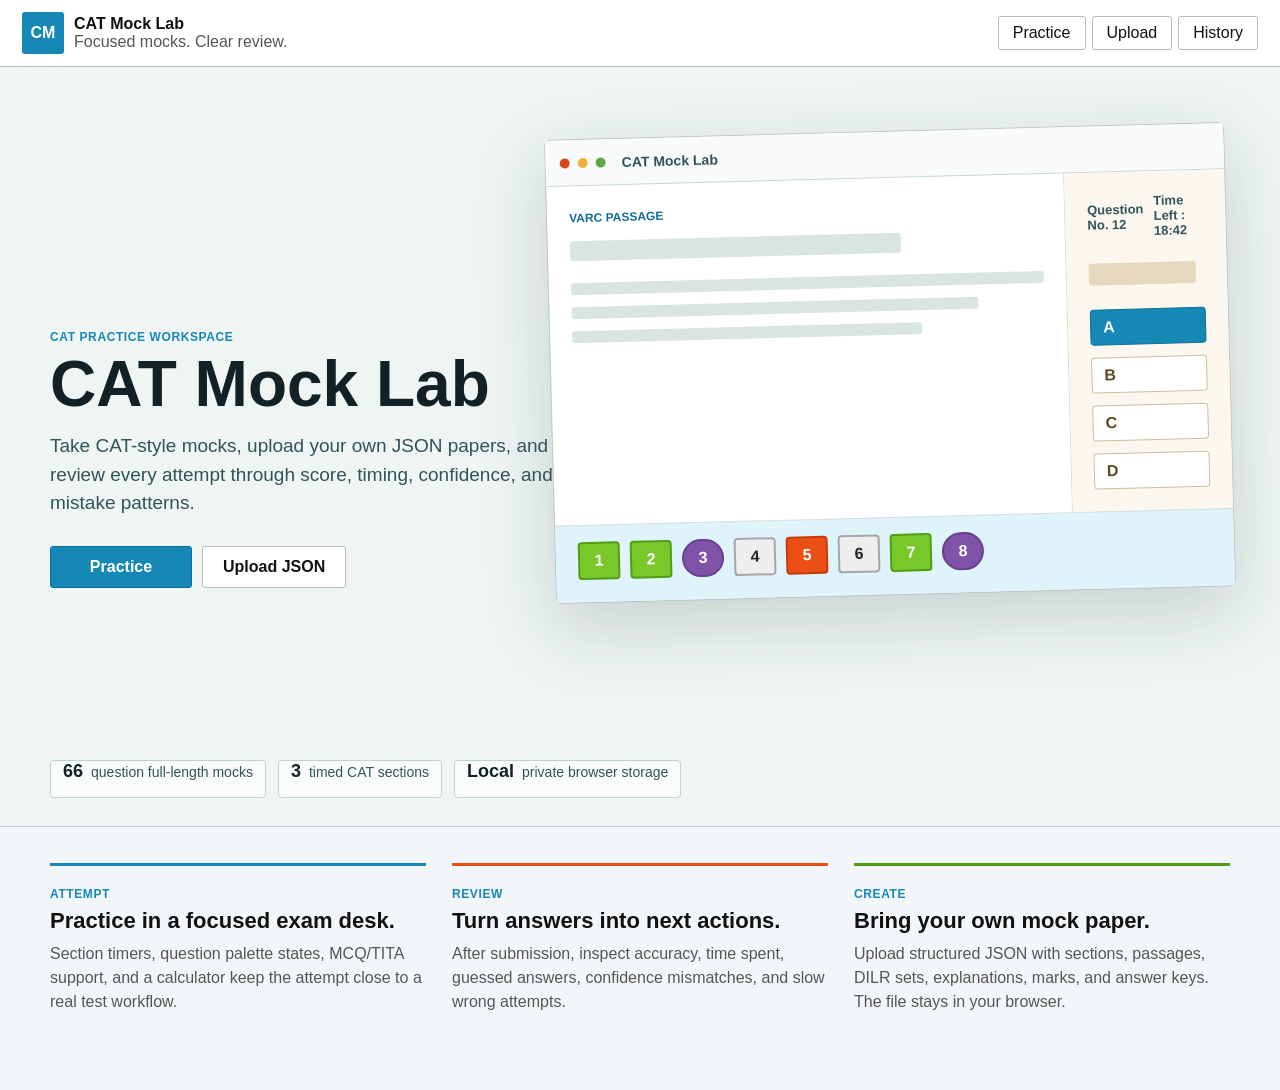
<file: index.html>
<!doctype html>
<html lang="en">
  <head>
    <meta charset="utf-8" />
    <meta name="viewport" content="width=device-width, initial-scale=1" />
    <title>CAT Mock Lab</title>
    <link rel="stylesheet" href="./Mocktest/styles.css" />
  </head>
  <body>
    <div class="app-shell">
      <header class="topbar">
        <div class="brand">
          <div class="brand-mark">CM</div>
          <div>
            <strong>CAT Mock Lab</strong>
            <span>Focused mocks. Clear review.</span>
          </div>
        </div>

        <nav class="nav-list" aria-label="Primary">
          <button class="nav-item" data-view="dashboard">Practice</button>
          <button class="nav-item" data-view="upload">Upload</button>
          <button class="nav-item" data-view="history">History</button>
        </nav>
      </header>

      <main class="main">
        <section class="view active" id="landing-view">
          <div class="landing-hero">
            <div class="landing-visual" aria-hidden="true">
              <div class="mock-window">
                <div class="mock-toolbar">
                  <span></span>
                  <span></span>
                  <span></span>
                  <strong>CAT Mock Lab</strong>
                </div>
                <div class="mock-test-shell">
                  <div class="mock-passage">
                    <span class="mock-kicker">VARC Passage</span>
                    <b></b>
                    <p></p>
                    <p></p>
                    <p></p>
                  </div>
                  <div class="mock-question">
                    <div class="mock-meta">
                      <strong>Question No. 12</strong>
                      <span>Time Left : 18:42</span>
                    </div>
                    <h2></h2>
                    <ul>
                      <li class="selected">A</li>
                      <li>B</li>
                      <li>C</li>
                      <li>D</li>
                    </ul>
                  </div>
                  <div class="mock-palette">
                    <span class="answered">1</span>
                    <span class="answered">2</span>
                    <span class="review">3</span>
                    <span>4</span>
                    <span class="current">5</span>
                    <span>6</span>
                    <span class="answered">7</span>
                    <span class="review">8</span>
                  </div>
                </div>
              </div>
            </div>

            <div class="landing-copy">
              <span class="eyebrow">CAT practice workspace</span>
              <h1>CAT Mock Lab</h1>
              <p>Take CAT-style mocks, upload your own JSON papers, and review every attempt through score, timing, confidence, and mistake patterns.</p>
              <div class="landing-actions">
                <button class="primary-action" data-view-target="dashboard">Practice</button>
                <button class="secondary-action" data-view-target="upload">Upload JSON</button>
              </div>
            </div>

            <div class="landing-stats" aria-label="Product highlights">
              <span><strong>66</strong> question full-length mocks</span>
              <span><strong>3</strong> timed CAT sections</span>
              <span><strong>Local</strong> private browser storage</span>
            </div>
          </div>

          <div class="landing-proof">
            <section>
              <span class="eyebrow">Attempt</span>
              <h2>Practice in a focused exam desk.</h2>
              <p>Section timers, question palette states, MCQ/TITA support, and a calculator keep the attempt close to a real test workflow.</p>
            </section>
            <section>
              <span class="eyebrow">Review</span>
              <h2>Turn answers into next actions.</h2>
              <p>After submission, inspect accuracy, time spent, guessed answers, confidence mismatches, and slow wrong attempts.</p>
            </section>
            <section>
              <span class="eyebrow">Create</span>
              <h2>Bring your own mock paper.</h2>
              <p>Upload structured JSON with sections, passages, DILR sets, explanations, marks, and answer keys. The file stays in your browser.</p>
            </section>
          </div>
        </section>

        <section class="view" id="dashboard-view">
          <div class="page-header">
            <div>
              <span class="eyebrow">Practice desk</span>
              <h1>Start fast. Stay focused. Review honestly.</h1>
              <p>Pick one mock, answer without distractions, then review score, timing, confidence, and mistakes in one place.</p>
            </div>
            <button class="secondary-action" data-view-target="upload">Upload JSON</button>
          </div>

          <div class="metrics-grid">
            <article class="metric-card">
              <span>Attempts</span>
              <strong id="metric-attempts">0</strong>
            </article>
            <article class="metric-card">
              <span>Best score</span>
              <strong id="metric-best">0</strong>
            </article>
            <article class="metric-card">
              <span>Avg time/question</span>
              <strong id="metric-time">0s</strong>
            </article>
            <article class="metric-card">
              <span>Confidence used</span>
              <strong id="metric-confidence">0%</strong>
            </article>
          </div>

          <div class="focus-grid">
            <section class="content-band">
              <div class="section-heading">
                <div>
                  <span class="eyebrow">Next action</span>
                  <h2>Take the sample mock</h2>
                </div>
              </div>
              <div id="featured-test" class="test-list"></div>
            </section>

            <section class="content-band quiet-band">
              <div class="section-heading">
                <div>
                  <span class="eyebrow">Workflow</span>
                  <h2>Simple loop</h2>
                </div>
              </div>
              <ol class="focus-steps">
                <li><strong>Attempt</strong><span>Use section timers and mark only what needs review.</span></li>
                <li><strong>Reflect</strong><span>Check accuracy, time, and confidence mismatches.</span></li>
                <li><strong>Repeat</strong><span>Upload a tighter custom set for the next session.</span></li>
              </ol>
            </section>
          </div>
        </section>

        <section class="view" id="library-view">
          <div class="page-header compact">
            <div>
              <span class="eyebrow">Available mocks</span>
              <h1>Choose one test.</h1>
            </div>
          </div>
          <div id="sample-tests" class="test-grid"></div>
        </section>

        <section class="view" id="upload-view">
          <div class="page-header compact">
            <div>
              <span class="eyebrow">Custom practice</span>
              <h1>Upload a complete JSON mock.</h1>
              <p>Use a focused file with sections, questions, answers, marks, and timers. The file stays in this browser.</p>
            </div>
          </div>

          <div class="upload-layout">
            <label class="upload-drop">
              <input id="json-upload" type="file" accept="application/json,.json" />
              <span class="upload-icon">JSON</span>
              <strong>Choose file</strong>
              <small>Validation appears before the test can start.</small>
            </label>
            <div class="section-heading">
              <h2>Validation</h2>
              <button id="load-template" class="ghost-action">Show sample format</button>
            </div>
            <div id="validation-output" class="validation-output empty-state">No file selected yet.</div>
          </div>
        </section>

        <section class="view" id="history-view">
          <div class="page-header compact">
            <div>
              <span class="eyebrow">Past attempts</span>
              <h1>Review what happened.</h1>
            </div>
          </div>
          <div id="history-list" class="history-list"></div>
        </section>

        <section class="view test-mode cat-mode" id="attempt-view" aria-live="polite">
          <div class="cat-frame">
            <div class="cat-main">
              <div class="cat-topline">
                <div class="section-tabs" id="section-tabs"></div>
                <div class="top-tools">
                  <button id="calculator-toggle" class="tool-button" type="button">Calculator</button>
                  <div class="cat-help">?</div>
                </div>
              </div>

              <div class="cat-section-bar">
                <div>
                  <strong>Sections</strong>
                  <span class="section-chip active" id="section-name">VARC</span>
                </div>
                <div class="timer-cluster">
                  <span>Time Left :</span>
                  <strong id="section-timer">00:00</strong>
                  <small>Question: <b id="question-timer">0s</b></small>
                </div>
              </div>

              <div class="marks-strip" id="marks-line">Marks for correct answer: 3 | Negative Marks: 1</div>

              <div class="test-layout" id="test-layout">
                <section class="passage-panel" id="passage-panel">
                  <p class="instruction-copy" id="question-instruction"></p>
                  <h2 id="passage-title"></h2>
                  <div id="passage-text" class="passage-text"></div>
                </section>

                <section class="question-panel">
                  <div class="question-meta">
                    <strong id="question-position">Question No. 1</strong>
                    <span id="question-type">MCQ</span>
                  </div>
                  <h2 id="question-text"></h2>
                  <div id="option-list" class="option-list"></div>
                  <div id="tita-box" class="tita-box hidden">
                    <label for="tita-answer">Type in your answer</label>
                    <input id="tita-answer" type="text" inputmode="decimal" placeholder="Enter answer" />
                  </div>
                  <div id="confidence-panel" class="hidden">
                    <button id="clear-confidence" type="button">Clear confidence</button>
                    <div id="confidence-controls"></div>
                    <div id="confidence-total">Total: 0%</div>
                  </div>
                </section>
              </div>

              <div class="cat-footer">
                <div class="question-actions">
                  <button id="toggle-review" class="secondary-action">Mark for Review &amp; Next</button>
                  <button id="clear-response" class="secondary-action">Clear Response</button>
                  <button id="guess-toggle" class="secondary-action" type="button">Guess</button>
                </div>
                <button id="save-next" class="primary-action">Save &amp; Next</button>
              </div>
            </div>

            <aside class="palette-panel">
              <div class="status-grid">
                <span><b class="status-badge answered" id="answered-count">0</b>Answered</span>
                <span><b class="status-badge not-answered" id="not-answered-count">0</b>Not Answered</span>
                <span><b class="status-badge not-visited" id="not-visited-count">0</b>Not Visited</span>
                <span><b class="status-badge review" id="review-count">0</b>Marked for Review</span>
                <span class="wide"><b class="status-badge answered-review" id="answered-review-count">0</b>Answered &amp; Marked for Review</span>
              </div>
              <h2 id="palette-section-title">VARC</h2>
              <strong class="palette-title">Choose a Question</strong>
              <div id="question-palette" class="question-palette"></div>
              <div class="palette-actions">
                <button id="next-section" class="secondary-action">Next Section</button>
                <button id="submit-test" class="primary-action">Submit</button>
              </div>
            </aside>
          </div>

          <div id="calculator-panel" class="calculator-panel hidden" aria-label="On screen calculator">
            <div class="calculator-head">
              <strong>Calculator</strong>
              <button id="calculator-close" type="button" aria-label="Close calculator">x</button>
            </div>
            <input id="calculator-display" type="text" inputmode="decimal" aria-label="Calculator display" readonly />
            <div class="calculator-grid">
              <button type="button" data-calc="clear">C</button>
              <button type="button" data-calc="back">Del</button>
              <button type="button" data-calc="%">%</button>
              <button type="button" data-calc="/">/</button>
              <button type="button" data-calc="7">7</button>
              <button type="button" data-calc="8">8</button>
              <button type="button" data-calc="9">9</button>
              <button type="button" data-calc="*">*</button>
              <button type="button" data-calc="4">4</button>
              <button type="button" data-calc="5">5</button>
              <button type="button" data-calc="6">6</button>
              <button type="button" data-calc="-">-</button>
              <button type="button" data-calc="1">1</button>
              <button type="button" data-calc="2">2</button>
              <button type="button" data-calc="3">3</button>
              <button type="button" data-calc="+">+</button>
              <button type="button" data-calc="0">0</button>
              <button type="button" data-calc=".">.</button>
              <button type="button" data-calc="equals" class="calc-equals">=</button>
            </div>
          </div>
        </section>

        <section class="view" id="results-view">
          <div class="page-header compact">
            <div>
              <span class="eyebrow">Analysis</span>
              <h1 id="result-title">Result</h1>
              <p id="result-subtitle"></p>
            </div>
            <div class="report-actions">
              <button id="download-report" class="secondary-action">Download JSON</button>
              <button id="download-pdf" class="primary-action">Generate PDF</button>
            </div>
          </div>
          <div id="result-summary" class="metrics-grid"></div>
          <div class="result-filters" id="result-filters">
            <label>
              <span>Subject</span>
              <select id="subject-filter"></select>
            </label>
            <label>
              <span>Correctness</span>
              <select id="correctness-filter">
                <option value="all">All</option>
                <option value="correct">Correct</option>
                <option value="incorrect">Incorrect</option>
                <option value="unattempted">Unattempted</option>
              </select>
            </label>
            <label>
              <span>Insight</span>
              <select id="insight-filter">
                <option value="all">All questions</option>
                <option value="confident">Confident attempts</option>
                <option value="guessed">Guessed attempts</option>
                <option value="high-guess">70%+ guesses</option>
                <option value="unmarked-guess">Unmarked likely guesses</option>
                <option value="mismatch">Highest % mismatch</option>
                <option value="slow-wrong">Slow wrong answers</option>
              </select>
            </label>
            <button id="clear-result-filters" class="secondary-action" type="button">Clear filters</button>
          </div>
          <div class="analysis-layout">
            <section class="content-band">
              <div class="section-heading">
                <h2>Question review</h2>
              </div>
              <div id="question-review" class="review-list"></div>
            </section>
            <aside class="insight-panel">
              <h2>Insights</h2>
              <div id="insight-list"></div>
            </aside>
          </div>
        </section>
      </main>
    </div>

    <div id="toast" class="toast hidden"></div>
    <script src="./Mocktest/app.js"></script>
  </body>
</html>
</file>
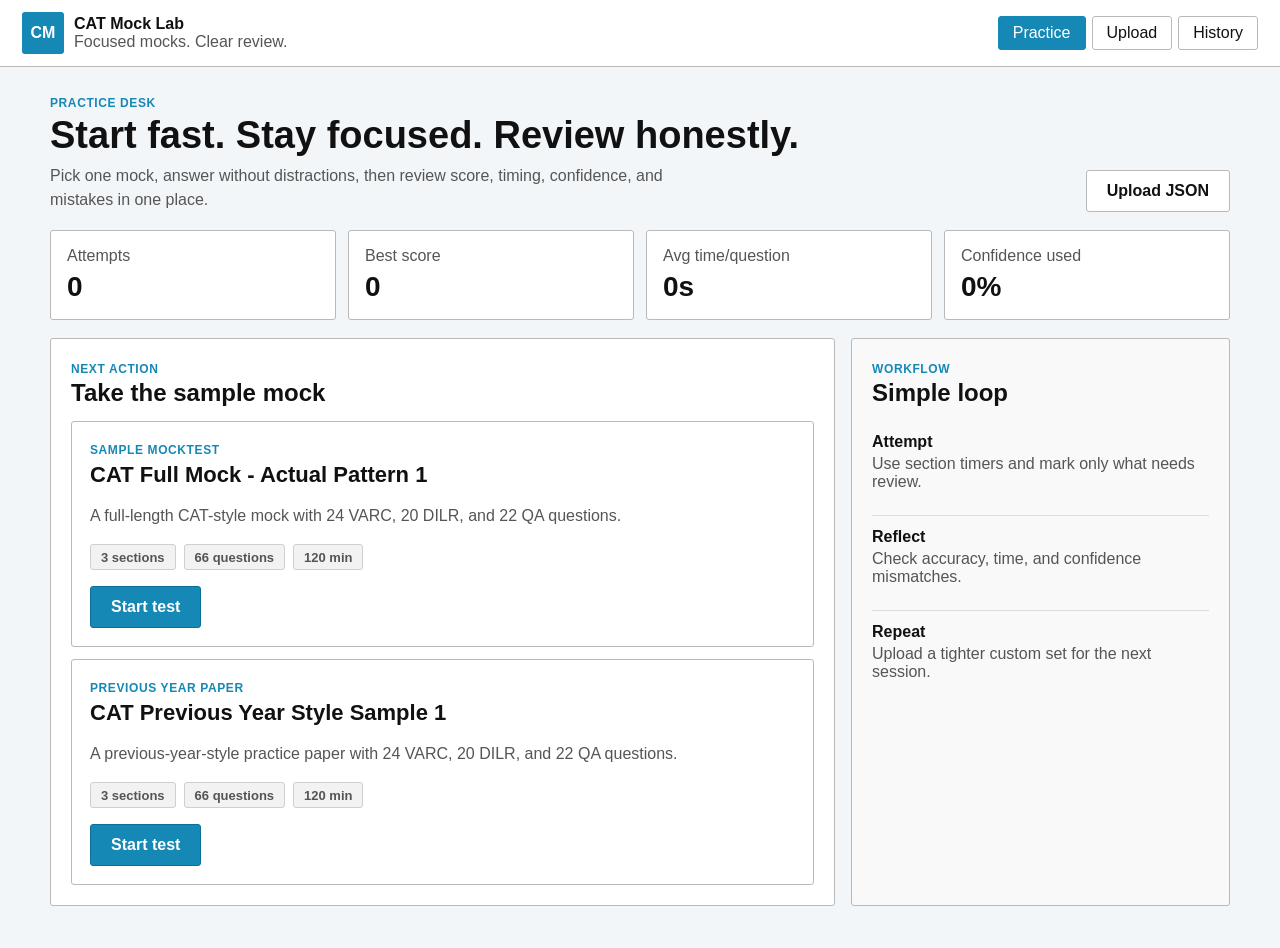
<file: v2/index.html>
<!doctype html>
<html lang="en">
  <head>
    <meta charset="utf-8" />
    <meta name="viewport" content="width=device-width, initial-scale=1" />
    <title>CAT Mock Lab</title>
    <link rel="stylesheet" href="./Mocktest/styles.css" />
  </head>
  <body>
    <div class="app-shell">
      <header class="topbar">
        <div class="brand">
          <div class="brand-mark">CM</div>
          <div>
            <strong>CAT Mock Lab</strong>
            <span>Focused mocks. Clear review.</span>
          </div>
        </div>

        <nav class="nav-list" aria-label="Primary">
          <button class="nav-item active" data-view="dashboard">Practice</button>
          <button class="nav-item" data-view="upload">Upload</button>
          <button class="nav-item" data-view="history">History</button>
        </nav>
      </header>

      <main class="main">
        <section class="view active" id="dashboard-view">
          <div class="page-header">
            <div>
              <span class="eyebrow">Practice desk</span>
              <h1>Start fast. Stay focused. Review honestly.</h1>
              <p>Pick one mock, answer without distractions, then review score, timing, confidence, and mistakes in one place.</p>
            </div>
            <button class="secondary-action" data-view-target="upload">Upload JSON</button>
          </div>

          <div class="metrics-grid">
            <article class="metric-card">
              <span>Attempts</span>
              <strong id="metric-attempts">0</strong>
            </article>
            <article class="metric-card">
              <span>Best score</span>
              <strong id="metric-best">0</strong>
            </article>
            <article class="metric-card">
              <span>Avg time/question</span>
              <strong id="metric-time">0s</strong>
            </article>
            <article class="metric-card">
              <span>Confidence used</span>
              <strong id="metric-confidence">0%</strong>
            </article>
          </div>

          <div class="focus-grid">
            <section class="content-band">
              <div class="section-heading">
                <div>
                  <span class="eyebrow">Next action</span>
                  <h2>Take the sample mock</h2>
                </div>
              </div>
              <div id="featured-test" class="test-list"></div>
            </section>

            <section class="content-band quiet-band">
              <div class="section-heading">
                <div>
                  <span class="eyebrow">Workflow</span>
                  <h2>Simple loop</h2>
                </div>
              </div>
              <ol class="focus-steps">
                <li><strong>Attempt</strong><span>Use section timers and mark only what needs review.</span></li>
                <li><strong>Reflect</strong><span>Check accuracy, time, and confidence mismatches.</span></li>
                <li><strong>Repeat</strong><span>Upload a tighter custom set for the next session.</span></li>
              </ol>
            </section>
          </div>
        </section>

        <section class="view" id="library-view">
          <div class="page-header compact">
            <div>
              <span class="eyebrow">Available mocks</span>
              <h1>Choose one test.</h1>
            </div>
          </div>
          <div id="sample-tests" class="test-grid"></div>
        </section>

        <section class="view" id="upload-view">
          <div class="page-header compact">
            <div>
              <span class="eyebrow">Custom practice</span>
              <h1>Upload a complete JSON mock.</h1>
              <p>Use a focused file with sections, questions, answers, marks, and timers. The file stays in this browser.</p>
            </div>
          </div>

          <div class="upload-layout">
            <label class="upload-drop">
              <input id="json-upload" type="file" accept="application/json,.json" />
              <span class="upload-icon">JSON</span>
              <strong>Choose file</strong>
              <small>Validation appears before the test can start.</small>
            </label>
            <div class="section-heading">
              <h2>Validation</h2>
              <button id="load-template" class="ghost-action">Show sample format</button>
            </div>
            <div id="validation-output" class="validation-output empty-state">No file selected yet.</div>
          </div>
        </section>

        <section class="view" id="history-view">
          <div class="page-header compact">
            <div>
              <span class="eyebrow">Past attempts</span>
              <h1>Review what happened.</h1>
            </div>
          </div>
          <div id="history-list" class="history-list"></div>
        </section>

        <section class="view test-mode cat-mode" id="attempt-view" aria-live="polite">
          <div class="cat-frame">
            <div class="cat-main">
              <div class="cat-topline">
                <div class="section-tabs" id="section-tabs"></div>
                <div class="top-tools">
                  <button id="calculator-toggle" class="tool-button" type="button">Calculator</button>
                  <div class="cat-help">?</div>
                </div>
              </div>

              <div class="cat-section-bar">
                <div>
                  <strong>Sections</strong>
                  <span class="section-chip active" id="section-name">VARC</span>
                </div>
                <div class="timer-cluster">
                  <span>Time Left :</span>
                  <strong id="section-timer">00:00</strong>
                  <small>Question: <b id="question-timer">0s</b></small>
                </div>
              </div>

              <div class="marks-strip" id="marks-line">Marks for correct answer: 3 | Negative Marks: 1</div>

              <div class="test-layout" id="test-layout">
                <section class="passage-panel" id="passage-panel">
                  <p class="instruction-copy" id="question-instruction"></p>
                  <h2 id="passage-title"></h2>
                  <div id="passage-text" class="passage-text"></div>
                </section>

                <section class="question-panel">
                  <div class="question-meta">
                    <strong id="question-position">Question No. 1</strong>
                    <span id="question-type">MCQ</span>
                  </div>
                  <h2 id="question-text"></h2>
                  <div id="option-list" class="option-list"></div>
                  <div id="tita-box" class="tita-box hidden">
                    <label for="tita-answer">Type in your answer</label>
                    <input id="tita-answer" type="text" inputmode="decimal" placeholder="Enter answer" />
                  </div>
                  <div id="confidence-panel" class="hidden">
                    <button id="clear-confidence" type="button">Clear confidence</button>
                    <div id="confidence-controls"></div>
                    <div id="confidence-total">Total: 0%</div>
                  </div>
                </section>
              </div>

              <div class="cat-footer">
                <div class="question-actions">
                  <button id="toggle-review" class="secondary-action">Mark for Review &amp; Next</button>
                  <button id="clear-response" class="secondary-action">Clear Response</button>
                  <button id="guess-toggle" class="secondary-action" type="button">Guess</button>
                </div>
                <button id="save-next" class="primary-action">Save &amp; Next</button>
              </div>
            </div>

            <aside class="palette-panel">
              <div class="status-grid">
                <span><b class="status-badge answered" id="answered-count">0</b>Answered</span>
                <span><b class="status-badge not-answered" id="not-answered-count">0</b>Not Answered</span>
                <span><b class="status-badge not-visited" id="not-visited-count">0</b>Not Visited</span>
                <span><b class="status-badge review" id="review-count">0</b>Marked for Review</span>
                <span class="wide"><b class="status-badge answered-review" id="answered-review-count">0</b>Answered &amp; Marked for Review</span>
              </div>
              <h2 id="palette-section-title">VARC</h2>
              <strong class="palette-title">Choose a Question</strong>
              <div id="question-palette" class="question-palette"></div>
              <div class="palette-actions">
                <button id="next-section" class="secondary-action">Next Section</button>
                <button id="submit-test" class="primary-action">Submit</button>
              </div>
            </aside>
          </div>

          <div id="calculator-panel" class="calculator-panel hidden" aria-label="On screen calculator">
            <div class="calculator-head">
              <strong>Calculator</strong>
              <button id="calculator-close" type="button" aria-label="Close calculator">x</button>
            </div>
            <input id="calculator-display" type="text" inputmode="decimal" aria-label="Calculator display" readonly />
            <div class="calculator-grid">
              <button type="button" data-calc="clear">C</button>
              <button type="button" data-calc="back">Del</button>
              <button type="button" data-calc="%">%</button>
              <button type="button" data-calc="/">/</button>
              <button type="button" data-calc="7">7</button>
              <button type="button" data-calc="8">8</button>
              <button type="button" data-calc="9">9</button>
              <button type="button" data-calc="*">*</button>
              <button type="button" data-calc="4">4</button>
              <button type="button" data-calc="5">5</button>
              <button type="button" data-calc="6">6</button>
              <button type="button" data-calc="-">-</button>
              <button type="button" data-calc="1">1</button>
              <button type="button" data-calc="2">2</button>
              <button type="button" data-calc="3">3</button>
              <button type="button" data-calc="+">+</button>
              <button type="button" data-calc="0">0</button>
              <button type="button" data-calc=".">.</button>
              <button type="button" data-calc="equals" class="calc-equals">=</button>
            </div>
          </div>
        </section>

        <section class="view" id="results-view">
          <div class="page-header compact">
            <div>
              <span class="eyebrow">Analysis</span>
              <h1 id="result-title">Result</h1>
              <p id="result-subtitle"></p>
            </div>
            <div class="report-actions">
              <button id="download-report" class="secondary-action">Download JSON</button>
              <button id="download-pdf" class="primary-action">Generate PDF</button>
            </div>
          </div>
          <div id="result-summary" class="metrics-grid"></div>
          <div class="result-filters" id="result-filters">
            <label>
              <span>Subject</span>
              <select id="subject-filter"></select>
            </label>
            <label>
              <span>Correctness</span>
              <select id="correctness-filter">
                <option value="all">All</option>
                <option value="correct">Correct</option>
                <option value="incorrect">Incorrect</option>
                <option value="unattempted">Unattempted</option>
              </select>
            </label>
            <label>
              <span>Insight</span>
              <select id="insight-filter">
                <option value="all">All questions</option>
                <option value="confident">Confident attempts</option>
                <option value="guessed">Guessed attempts</option>
                <option value="high-guess">70%+ guesses</option>
                <option value="unmarked-guess">Unmarked likely guesses</option>
                <option value="mismatch">Highest % mismatch</option>
                <option value="slow-wrong">Slow wrong answers</option>
              </select>
            </label>
            <button id="clear-result-filters" class="secondary-action" type="button">Clear filters</button>
          </div>
          <div class="analysis-layout">
            <section class="content-band">
              <div class="section-heading">
                <h2>Question review</h2>
              </div>
              <div id="question-review" class="review-list"></div>
            </section>
            <aside class="insight-panel">
              <h2>Insights</h2>
              <div id="insight-list"></div>
            </aside>
          </div>
        </section>
      </main>
    </div>

    <div id="toast" class="toast hidden"></div>
    <script src="./Mocktest/app.js"></script>
  </body>
</html>
</file>
<file: Mocktest/styles.css>
:root {
  --cat-blue: #1688b5;
  --cat-blue-dark: #0d6f99;
  --cat-light-blue: #dff3fb;
  --cat-orange: #ec4f16;
  --cat-orange-dark: #c63b09;
  --cat-green: #79c829;
  --cat-green-dark: #4f9e14;
  --cat-purple: #8052a8;
  --cat-grey: #e8e8e8;
  --cat-border: #b9b9b9;
  --cat-text: #111111;
  --cat-muted: #555555;
  --page-bg: #f3f6f8;
}

* {
  box-sizing: border-box;
}

body {
  margin: 0;
  min-height: 100vh;
  color: var(--cat-text);
  background: var(--page-bg);
  font-family: Arial, Helvetica, sans-serif;
}

button,
input {
  font: inherit;
}

button {
  cursor: pointer;
}

.app-shell {
  min-height: 100vh;
}

.topbar {
  display: flex;
  align-items: center;
  justify-content: space-between;
  gap: 20px;
  padding: 12px 22px;
  border-bottom: 1px solid var(--cat-border);
  background: #ffffff;
}

body.in-attempt .topbar {
  display: none;
}

body.in-attempt .main {
  width: 100%;
  padding: 0;
}

.brand,
.nav-list,
.pill-row,
.test-actions,
.question-actions,
.palette-actions,
.review-meta {
  display: flex;
  align-items: center;
}

.brand {
  gap: 10px;
}

.brand-mark {
  width: 42px;
  height: 42px;
  display: grid;
  place-items: center;
  color: #ffffff;
  background: var(--cat-blue);
  border-radius: 3px;
  font-weight: 700;
}

.brand strong,
.brand span {
  display: block;
}

.brand span,
.page-header p,
.metric-card span,
.test-card p,
.review-meta,
.focus-steps span {
  color: var(--cat-muted);
}

.nav-list {
  gap: 6px;
}

.nav-item {
  min-height: 34px;
  padding: 0 14px;
  border: 1px solid var(--cat-border);
  border-radius: 3px;
  color: var(--cat-text);
  background: #ffffff;
}

.nav-item.active,
.nav-item:hover {
  color: #ffffff;
  background: var(--cat-blue);
  border-color: var(--cat-blue);
}

.main {
  width: min(1180px, calc(100% - 32px));
  margin: 0 auto;
  padding: 26px 0 42px;
}

.view {
  display: none;
}

.view.active {
  display: block;
}

.landing-hero {
  position: relative;
  width: 100vw;
  min-height: clamp(560px, calc(100svh - 130px), 760px);
  margin: -26px 0 28px calc(50% - 50vw);
  overflow: hidden;
  display: grid;
  align-items: center;
  padding: 64px max(22px, calc((100vw - 1180px) / 2)) 42px;
  color: #112126;
  background: #eef5f2;
  border-bottom: 1px solid #bdd5d0;
}

.landing-visual {
  position: absolute;
  inset: 0;
  overflow: hidden;
  pointer-events: none;
}

.mock-window {
  position: absolute;
  right: max(16px, calc((100vw - 1180px) / 2));
  top: 64px;
  width: min(680px, 55vw);
  min-height: 440px;
  border: 1px solid rgba(17, 33, 38, 0.24);
  border-radius: 6px;
  background: #ffffff;
  box-shadow: 0 24px 70px rgba(27, 49, 56, 0.18);
  transform: rotate(-1.5deg);
}

.mock-toolbar {
  min-height: 46px;
  display: flex;
  align-items: center;
  gap: 8px;
  padding: 0 14px;
  border-bottom: 1px solid #c8d8d4;
  background: #f8fbfa;
}

.mock-toolbar span {
  width: 10px;
  height: 10px;
  border-radius: 999px;
  background: #d94716;
}

.mock-toolbar span:nth-child(2) {
  background: #efb03c;
}

.mock-toolbar span:nth-child(3) {
  background: #5ba83d;
}

.mock-toolbar strong {
  margin-left: 8px;
  color: #31535a;
  font-size: 14px;
}

.mock-test-shell {
  display: grid;
  grid-template-columns: minmax(0, 1fr) 160px;
  gap: 0;
}

.mock-passage,
.mock-question {
  min-height: 314px;
  padding: 22px;
}

.mock-passage {
  border-right: 1px solid #d7e0dd;
}

.mock-kicker {
  display: inline-block;
  margin-bottom: 16px;
  color: var(--cat-blue-dark);
  font-size: 12px;
  font-weight: 700;
  text-transform: uppercase;
}

.mock-passage b,
.mock-passage p,
.mock-question h2 {
  display: block;
  border-radius: 3px;
  background: #d8e5e1;
}

.mock-passage b {
  width: 70%;
  height: 20px;
  margin-bottom: 22px;
}

.mock-passage p {
  width: 100%;
  height: 12px;
  margin: 0 0 12px;
}

.mock-passage p:nth-child(4) {
  width: 86%;
}

.mock-passage p:nth-child(5) {
  width: 74%;
}

.mock-question {
  background: #fbf7ef;
}

.mock-meta {
  display: flex;
  align-items: center;
  justify-content: space-between;
  gap: 10px;
  margin-bottom: 24px;
  color: #31535a;
  font-size: 13px;
  font-weight: 700;
}

.mock-question h2 {
  width: 92%;
  height: 22px;
  margin: 0 0 24px;
  background: #e5d8be;
}

.mock-question ul {
  display: grid;
  gap: 12px;
  margin: 0;
  padding: 0;
  list-style: none;
}

.mock-question li {
  min-height: 36px;
  display: flex;
  align-items: center;
  padding: 0 12px;
  border: 1px solid #cdbf9e;
  border-radius: 4px;
  background: #ffffff;
  color: #5a4923;
  font-weight: 700;
}

.mock-question li.selected {
  border-color: var(--cat-blue-dark);
  color: #ffffff;
  background: var(--cat-blue);
}

.mock-palette {
  grid-column: 1 / -1;
  display: grid;
  grid-template-columns: repeat(8, 42px);
  gap: 10px;
  padding: 16px 22px 22px;
  border-top: 1px solid #d7e0dd;
  background: var(--cat-light-blue);
}

.mock-palette span {
  min-height: 38px;
  display: grid;
  place-items: center;
  border: 2px solid #a7a7a7;
  border-radius: 4px;
  background: #eeeeee;
  color: #222222;
  font-weight: 700;
}

.mock-palette .answered {
  color: #ffffff;
  background: var(--cat-green);
  border-color: var(--cat-green-dark);
}

.mock-palette .review {
  color: #ffffff;
  background: var(--cat-purple);
  border-color: #68418c;
  border-radius: 999px;
}

.mock-palette .current {
  color: #ffffff;
  background: var(--cat-orange);
  border-color: var(--cat-orange-dark);
}

.landing-copy {
  position: relative;
  z-index: 1;
  max-width: 560px;
}

.landing-copy h1 {
  margin: 8px 0 16px;
  font-size: 64px;
  line-height: 0.98;
  letter-spacing: 0;
}

.landing-copy p {
  margin: 0;
  max-width: 510px;
  color: #31535a;
  font-size: 19px;
  line-height: 1.5;
}

.landing-actions {
  display: flex;
  flex-wrap: wrap;
  gap: 10px;
  margin-top: 28px;
}

.landing-actions .primary-action,
.landing-actions .secondary-action {
  min-width: 142px;
}

.landing-stats {
  position: absolute;
  left: max(22px, calc((100vw - 1180px) / 2));
  bottom: 28px;
  z-index: 1;
  display: flex;
  flex-wrap: wrap;
  gap: 12px;
  max-width: 700px;
}

.landing-stats span {
  display: inline-flex;
  align-items: baseline;
  gap: 8px;
  min-height: 38px;
  padding: 0 12px;
  border: 1px solid #bdd5d0;
  border-radius: 4px;
  background: rgba(255, 255, 255, 0.72);
  color: #31535a;
  font-size: 14px;
}

.landing-stats strong {
  color: #112126;
  font-size: 18px;
}

.landing-proof {
  display: grid;
  grid-template-columns: repeat(3, minmax(0, 1fr));
  gap: 26px;
  padding: 8px 0 34px;
}

.landing-proof section {
  padding-top: 18px;
  border-top: 3px solid var(--cat-blue);
}

.landing-proof section:nth-child(2) {
  border-color: var(--cat-orange);
}

.landing-proof section:nth-child(3) {
  border-color: var(--cat-green-dark);
}

.landing-proof h2 {
  margin: 6px 0 8px;
  font-size: 22px;
  line-height: 1.2;
  letter-spacing: 0;
}

.landing-proof p {
  margin: 0;
  color: var(--cat-muted);
  line-height: 1.5;
}

.page-header {
  display: flex;
  align-items: end;
  justify-content: space-between;
  gap: 20px;
  margin-bottom: 18px;
}

.page-header.compact {
  align-items: center;
}

.page-header h1 {
  margin: 4px 0 8px;
  max-width: 760px;
  font-size: 38px;
  line-height: 1.08;
  letter-spacing: 0;
}

.page-header.compact h1 {
  font-size: 28px;
}

.page-header p {
  max-width: 680px;
  margin: 0;
  font-size: 16px;
  line-height: 1.5;
}

.eyebrow {
  display: inline-block;
  color: var(--cat-blue);
  font-size: 12px;
  font-weight: 700;
  letter-spacing: 0.05em;
  text-transform: uppercase;
}

.primary-action,
.secondary-action,
.ghost-action,
.danger-action {
  min-height: 42px;
  border-radius: 3px;
  padding: 0 20px;
  border: 1px solid var(--cat-border);
  font-weight: 700;
}

.primary-action {
  color: #ffffff;
  background: var(--cat-blue);
  border-color: var(--cat-blue-dark);
}

.primary-action:hover {
  background: var(--cat-blue-dark);
}

.secondary-action {
  color: var(--cat-text);
  background: #ffffff;
}

.ghost-action {
  color: var(--cat-blue-dark);
  background: transparent;
  border-color: transparent;
}

.danger-action {
  color: #ffffff;
  background: var(--cat-orange);
  border-color: var(--cat-orange-dark);
}

.metrics-grid {
  display: grid;
  grid-template-columns: repeat(4, minmax(0, 1fr));
  gap: 12px;
  margin-bottom: 18px;
}

.metric-card,
.test-card,
.content-band,
.upload-drop,
.review-card,
.insight-panel {
  border: 1px solid var(--cat-border);
  border-radius: 3px;
  background: #ffffff;
}

.metric-card {
  padding: 16px;
}

.metric-card strong {
  display: block;
  margin-top: 6px;
  font-size: 28px;
}

.focus-grid,
.upload-layout,
.analysis-layout {
  display: grid;
  gap: 16px;
}

.focus-grid {
  grid-template-columns: minmax(0, 1.45fr) minmax(280px, 0.7fr);
}

.content-band {
  padding: 20px;
}

.quiet-band {
  background: #f9f9f9;
}

.section-heading {
  display: flex;
  align-items: center;
  justify-content: space-between;
  gap: 16px;
  margin-bottom: 14px;
}

.section-heading h2,
.section-heading h3,
.insight-panel h2 {
  margin: 2px 0 0;
}

.focus-steps {
  display: grid;
  gap: 12px;
  margin: 0;
  padding: 0;
  list-style: none;
}

.focus-steps li {
  display: grid;
  gap: 4px;
  padding: 12px 0;
  border-top: 1px solid #dddddd;
}

.focus-steps li:first-child {
  border-top: 0;
}

.test-grid,
.test-list,
.review-list,
.history-list,
#insight-list {
  display: grid;
  gap: 12px;
}

.test-grid {
  grid-template-columns: repeat(auto-fit, minmax(280px, 1fr));
}

.test-card {
  padding: 18px;
}

.test-card h3 {
  margin: 4px 0 8px;
  font-size: 22px;
}

.test-card p {
  line-height: 1.5;
}

.pill-row,
.test-actions,
.question-actions,
.palette-actions,
.review-meta {
  flex-wrap: wrap;
  gap: 8px;
}

.pill {
  display: inline-flex;
  align-items: center;
  min-height: 26px;
  padding: 0 10px;
  border: 1px solid #cfcfcf;
  border-radius: 3px;
  background: #f2f2f2;
  color: var(--cat-muted);
  font-size: 13px;
  font-weight: 700;
}

.upload-layout {
  grid-template-columns: minmax(260px, 360px) minmax(0, 1fr);
  align-items: start;
}

.upload-layout .section-heading,
.upload-layout .validation-output {
  grid-column: 2;
}

.upload-drop {
  min-height: 238px;
  padding: 24px;
  display: grid;
  place-items: center;
  gap: 8px;
  text-align: center;
}

.upload-drop input {
  position: absolute;
  opacity: 0;
  pointer-events: none;
}

.upload-icon {
  width: 72px;
  height: 72px;
  display: grid;
  place-items: center;
  border-radius: 3px;
  color: #ffffff;
  background: var(--cat-blue);
  font-weight: 900;
}

.empty-state {
  min-height: 238px;
  padding: 22px;
  border: 1px dashed var(--cat-border);
  border-radius: 3px;
  color: var(--cat-muted);
  background: #ffffff;
}

.validation-output:not(.empty-state) {
  min-height: 0;
}

.cat-mode {
  width: calc(100vw - 8px);
  margin-left: calc((1180px - 100vw) / 2 + 4px);
  background: #ffffff;
}

body.in-attempt .cat-mode {
  width: 100%;
  margin-left: 0;
}

.cat-mode .cat-frame {
  min-height: calc(100vh - 118px);
  display: grid;
  grid-template-columns: minmax(0, 1fr) 312px;
  border: 1px solid var(--cat-border);
  background: #ffffff;
}

body.in-attempt .cat-mode .cat-frame {
  min-height: 100vh;
}

.cat-main {
  min-width: 0;
  border-right: 1px solid var(--cat-border);
}

.cat-topline {
  min-height: 56px;
  display: flex;
  align-items: center;
  justify-content: space-between;
  padding: 10px 12px;
  border-bottom: 1px solid var(--cat-border);
  background: #e7e7e7;
}

.section-tabs {
  display: flex;
  align-items: center;
  gap: 8px;
}

.top-tools {
  display: flex;
  align-items: center;
  gap: 10px;
}

.tool-button {
  min-height: 32px;
  padding: 0 12px;
  border: 1px solid var(--cat-border);
  border-radius: 3px;
  background: #ffffff;
  color: var(--cat-text);
  font-weight: 700;
}

.section-tab {
  min-height: 36px;
  padding: 0 12px;
  border: 1px solid var(--cat-border);
  border-radius: 3px;
  background: #ffffff;
  color: var(--cat-text);
}

.section-tab::after {
  content: " i";
  display: inline-grid;
  place-items: center;
  width: 20px;
  height: 20px;
  margin-left: 5px;
  border-radius: 999px;
  color: #ffffff;
  background: #6ebce1;
  font-style: italic;
  font-weight: 700;
}

.section-tab.active {
  color: #ffffff;
  background: var(--cat-blue);
  border-color: var(--cat-blue);
}

.section-tab.locked {
  opacity: 0.55;
  cursor: not-allowed;
}

.cat-help {
  width: 26px;
  height: 26px;
  display: grid;
  place-items: center;
  color: #f1a32b;
  border: 2px solid #f1a32b;
  border-radius: 3px;
  background: #ffffff;
  font-weight: 700;
}

.cat-section-bar {
  min-height: 88px;
  display: flex;
  align-items: center;
  justify-content: space-between;
  gap: 20px;
  padding: 10px 14px;
  border-bottom: 1px solid var(--cat-border);
  background: #ffffff;
}

.cat-section-bar strong {
  display: block;
  margin-bottom: 12px;
}

.section-chip {
  display: inline-flex;
  align-items: center;
  min-height: 40px;
  padding: 0 16px;
  color: #ffffff;
  background: var(--cat-blue);
  font-weight: 700;
}

.section-chip::after {
  content: " i";
  display: inline-grid;
  place-items: center;
  width: 20px;
  height: 20px;
  margin-left: 6px;
  border-radius: 999px;
  color: #ffffff;
  background: #6ebce1;
  font-style: italic;
}

.timer-cluster {
  display: flex;
  align-items: baseline;
  gap: 5px;
  font-size: 18px;
}

.timer-cluster strong {
  margin: 0;
  font-size: 18px;
}

.timer-cluster small {
  margin-left: 14px;
  color: var(--cat-muted);
  font-size: 12px;
}

.marks-strip {
  min-height: 38px;
  padding: 9px 14px;
  border-bottom: 1px solid var(--cat-border);
  text-align: right;
  color: #6c2200;
}

.test-layout {
  height: calc(100vh - 330px);
  min-height: 430px;
  display: grid;
  grid-template-columns: minmax(360px, 1.15fr) minmax(360px, 0.95fr);
}

.passage-panel,
.question-panel {
  min-width: 0;
  overflow: auto;
  padding: 14px;
  background: #ffffff;
}

.passage-panel {
  border-right: 1px solid var(--cat-border);
}

.test-layout.question-only {
  grid-template-columns: 1fr;
}

.test-layout.question-only .passage-panel {
  display: none;
}

.instruction-copy {
  margin: 0 0 24px;
  font-size: 20px;
  line-height: 1.25;
}

#passage-title {
  margin: 0 0 12px;
  font-size: 18px;
}

.passage-text {
  font-size: 20px;
  line-height: 1.28;
  white-space: pre-line;
}

.question-meta {
  display: flex;
  align-items: center;
  justify-content: space-between;
  gap: 14px;
  margin: -14px -14px 18px;
  padding: 10px 14px;
  border-bottom: 1px solid #d4d4d4;
  background: #ffffff;
  font-size: 18px;
}

.question-meta span {
  color: var(--cat-muted);
  font-size: 12px;
  font-weight: 700;
}

#question-text {
  margin: 0 0 22px;
  line-height: 1.45;
  font-size: 20px;
  font-weight: 400;
}

.option-list {
  display: grid;
  gap: 14px;
}

.option-card {
  display: grid;
  grid-template-columns: 22px minmax(0, 1fr);
  gap: 8px;
  align-items: start;
  padding: 2px 8px;
  border: 0;
  background: transparent;
  font-size: 18px;
  line-height: 1.35;
}

.option-card.selected span {
  font-weight: 700;
}

.option-card input {
  width: 17px;
  height: 17px;
  margin-top: 3px;
}

.tita-box {
  display: grid;
  gap: 8px;
  max-width: 360px;
}

.tita-box input {
  min-height: 44px;
  padding: 0 10px;
  border: 1px solid var(--cat-border);
}

.cat-footer {
  min-height: 74px;
  display: flex;
  align-items: center;
  justify-content: space-between;
  gap: 14px;
  padding: 12px 16px;
  border-top: 1px solid var(--cat-border);
  background: #f5f5f5;
}

.cat-footer .secondary-action {
  min-width: 182px;
  background: #ffffff;
}

.cat-footer .primary-action {
  min-width: 152px;
}

#confidence-panel {
  margin-top: 22px;
  padding: 14px;
  border: 1px solid var(--cat-border);
  background: #f7fbfd;
}

#clear-confidence {
  min-height: 32px;
  margin-bottom: 12px;
  padding: 0 12px;
  border: 1px solid var(--cat-border);
  border-radius: 3px;
  background: #ffffff;
}

#confidence-controls {
  display: grid;
  gap: 10px;
}

.confidence-row {
  display: grid;
  grid-template-columns: minmax(0, 1fr) 84px 18px;
  align-items: center;
  gap: 10px;
}

.confidence-row input {
  min-height: 36px;
  padding: 0 8px;
  border: 1px solid var(--cat-border);
}

#confidence-total {
  margin-top: 12px;
  font-weight: 700;
}

#confidence-total.invalid {
  color: #b00000;
}

.calculator-panel {
  position: fixed;
  right: 336px;
  top: 84px;
  width: 260px;
  padding: 12px;
  border: 1px solid var(--cat-border);
  background: #ffffff;
  box-shadow: 0 14px 34px rgba(0, 0, 0, 0.18);
  z-index: 40;
}

.calculator-head {
  display: flex;
  align-items: center;
  justify-content: space-between;
  gap: 10px;
  margin-bottom: 10px;
}

.calculator-head button {
  width: 30px;
  height: 30px;
  border: 1px solid var(--cat-border);
  background: #ffffff;
}

#calculator-display {
  width: 100%;
  min-height: 44px;
  margin-bottom: 10px;
  padding: 0 10px;
  border: 1px solid var(--cat-border);
  text-align: right;
  font-size: 22px;
  font-weight: 700;
}

.calculator-grid {
  display: grid;
  grid-template-columns: repeat(4, 1fr);
  gap: 8px;
}

.calculator-grid button {
  min-height: 42px;
  border: 1px solid var(--cat-border);
  border-radius: 3px;
  background: #f5f5f5;
  font-weight: 700;
}

.calculator-grid .calc-equals {
  grid-column: span 2;
  color: #ffffff;
  background: var(--cat-blue);
  border-color: var(--cat-blue-dark);
}

.palette-panel {
  min-width: 0;
  background: var(--cat-light-blue);
}

.status-grid {
  display: grid;
  grid-template-columns: 1fr 1fr;
  gap: 10px 12px;
  padding: 10px 14px 14px;
  border-bottom: 1px solid var(--cat-border);
  background: #ffffff;
  font-size: 14px;
}

.status-grid span {
  display: grid;
  grid-template-columns: 42px minmax(0, 1fr);
  align-items: center;
  gap: 8px;
}

.status-grid .wide {
  grid-column: 1 / -1;
}

.status-badge {
  min-width: 34px;
  height: 34px;
  display: grid;
  place-items: center;
  color: #ffffff;
  border-radius: 4px;
  font-size: 16px;
  font-weight: 700;
}

.status-badge.answered {
  background: var(--cat-green);
  border: 2px solid var(--cat-green-dark);
}

.status-badge.not-answered {
  background: var(--cat-orange);
  border: 2px solid var(--cat-orange-dark);
}

.status-badge.not-visited {
  color: #111111;
  background: #eeeeee;
  border: 2px solid #bbbbbb;
}

.status-badge.review,
.status-badge.answered-review {
  background: var(--cat-purple);
  border: 2px solid #68418c;
  border-radius: 999px;
}

.palette-panel h2 {
  margin: 0;
  padding: 8px 14px;
  color: #ffffff;
  background: var(--cat-blue);
  font-size: 22px;
}

.palette-title {
  display: block;
  padding: 10px 14px 6px;
}

.question-palette {
  max-height: calc(100vh - 330px);
  overflow: auto;
  display: grid;
  grid-template-columns: repeat(4, 1fr);
  gap: 12px;
  padding: 12px 14px 16px;
}

.palette-button {
  min-height: 52px;
  border: 2px solid #a7a7a7;
  border-radius: 4px;
  background: #e8e8e8;
  color: #222222;
  font-size: 18px;
}

.palette-button.answered {
  color: #ffffff;
  background: var(--cat-green);
  border-color: var(--cat-green-dark);
}

.palette-button.not-answered,
.palette-button.current {
  color: #ffffff;
  background: var(--cat-orange);
  border-color: var(--cat-orange-dark);
}

.palette-button.review {
  color: #ffffff;
  background: var(--cat-purple);
  border-color: #68418c;
  border-radius: 999px;
}

.palette-button.answered-review {
  color: #ffffff;
  background: linear-gradient(135deg, var(--cat-purple) 0 70%, var(--cat-green) 71% 100%);
  border-color: #68418c;
  border-radius: 999px;
}

.palette-actions {
  position: sticky;
  bottom: 0;
  display: grid;
  grid-template-columns: 1fr;
  gap: 8px;
  padding: 12px;
  border-top: 1px solid var(--cat-border);
  background: var(--cat-light-blue);
}

.analysis-layout {
  grid-template-columns: minmax(0, 1fr) 320px;
}

.report-actions {
  display: flex;
  align-items: center;
  gap: 10px;
}

.result-filters {
  display: grid;
  grid-template-columns: repeat(3, minmax(160px, 1fr)) auto;
  gap: 12px;
  align-items: end;
  margin-bottom: 16px;
  padding: 14px;
  border: 1px solid var(--cat-border);
  background: #ffffff;
}

.result-filters label {
  display: grid;
  gap: 6px;
  color: var(--cat-muted);
  font-size: 12px;
  font-weight: 700;
}

.result-filters select {
  min-height: 40px;
  padding: 0 10px;
  border: 1px solid var(--cat-border);
  background: #ffffff;
  color: var(--cat-text);
}

.review-card {
  padding: 16px;
}

.review-card h3 {
  margin: 0 0 8px;
}

.review-meta {
  margin-bottom: 10px;
  font-size: 13px;
  font-weight: 700;
}

.status-good {
  color: #198000;
}

.status-bad {
  color: #b00000;
}

.insight-panel {
  padding: 18px;
  align-self: start;
}

.insight {
  width: 100%;
  padding: 12px;
  border: 1px solid var(--cat-border);
  background: #ffffff;
  color: var(--cat-text);
  text-align: left;
  line-height: 1.45;
}

.insight:hover,
.insight:focus {
  border-color: var(--cat-blue);
}

.insight strong,
.insight span {
  display: block;
}

.insight strong {
  margin-bottom: 5px;
}

.toast {
  position: fixed;
  right: 24px;
  bottom: 24px;
  max-width: 360px;
  padding: 14px 16px;
  color: #ffffff;
  background: #111111;
  border-radius: 3px;
  z-index: 50;
}

.hidden {
  display: none !important;
}

@media (max-width: 980px) {
  .topbar,
  .page-header {
    align-items: stretch;
    flex-direction: column;
  }

  .landing-hero {
    min-height: auto;
    padding-top: 46px;
    padding-bottom: 34px;
  }

  .mock-window {
    right: -220px;
    top: 74px;
    width: 620px;
    opacity: 0.28;
  }

  .landing-stats {
    position: relative;
    left: auto;
    bottom: auto;
    margin-top: 32px;
  }

  .landing-proof {
    grid-template-columns: 1fr;
    gap: 18px;
  }

  .nav-item {
    flex: 1;
  }

  .focus-grid,
  .analysis-layout,
  .upload-layout,
  .result-filters,
  .cat-mode .cat-frame,
  .test-layout {
    grid-template-columns: 1fr;
  }

  .cat-mode {
    width: 100%;
    margin-left: 0;
  }

  .cat-main {
    border-right: 0;
  }

  .calculator-panel {
    right: 16px;
    top: 72px;
  }

  .test-layout {
    height: auto;
  }

  .passage-panel,
  .question-panel {
    max-height: none;
    border-right: 0;
    border-bottom: 1px solid var(--cat-border);
  }

  .question-palette {
    max-height: none;
    grid-template-columns: repeat(6, 1fr);
  }

  .upload-layout .section-heading,
  .upload-layout .validation-output {
    grid-column: auto;
  }

  .metrics-grid {
    grid-template-columns: repeat(2, minmax(0, 1fr));
  }
}

@media (max-width: 620px) {
  .main {
    width: min(100% - 20px, 1180px);
    padding-top: 18px;
  }

  .landing-hero {
    margin-top: -18px;
    padding: 34px 16px 28px;
  }

  .mock-window {
    display: none;
  }

  .landing-copy h1 {
    font-size: 44px;
  }

  .landing-copy p {
    font-size: 16px;
  }

  .landing-actions {
    align-items: stretch;
    flex-direction: column;
  }

  .landing-stats {
    display: grid;
    grid-template-columns: 1fr;
  }

  .page-header h1 {
    font-size: 30px;
  }

  .metrics-grid,
  .question-palette,
  .status-grid {
    grid-template-columns: 1fr 1fr;
  }

  .cat-section-bar,
  .cat-footer {
    align-items: stretch;
    flex-direction: column;
  }

  .question-actions,
  .top-tools,
  .report-actions {
    align-items: stretch;
    flex-direction: column;
  }

  .calculator-panel {
    left: 12px;
    right: 12px;
    width: auto;
  }

  .timer-cluster {
    align-items: flex-start;
    flex-direction: column;
  }

  .passage-text,
  .instruction-copy,
  #question-text {
    font-size: 17px;
  }
}

@media print {
  body {
    background: #ffffff;
  }

  .topbar,
  .nav-list,
  .report-actions,
  .result-filters,
  .toast {
    display: none !important;
  }

  body:not(.in-attempt) .main {
    width: 100%;
    padding: 0;
  }

  .view {
    display: none !important;
  }

  #results-view {
    display: block !important;
  }

  .page-header,
  .content-band,
  .review-card,
  .insight-panel,
  .metric-card {
    border-color: #999999;
    box-shadow: none;
    break-inside: avoid;
  }

  .analysis-layout {
    display: block;
  }

  .insight-panel {
    margin-top: 18px;
  }
}
</file>
<file: v2/Mocktest/styles.css>
:root {
  --cat-blue: #1688b5;
  --cat-blue-dark: #0d6f99;
  --cat-light-blue: #dff3fb;
  --cat-orange: #ec4f16;
  --cat-orange-dark: #c63b09;
  --cat-green: #79c829;
  --cat-green-dark: #4f9e14;
  --cat-purple: #8052a8;
  --cat-grey: #e8e8e8;
  --cat-border: #b9b9b9;
  --cat-text: #111111;
  --cat-muted: #555555;
  --page-bg: #f3f6f8;
}

* {
  box-sizing: border-box;
}

body {
  margin: 0;
  min-height: 100vh;
  color: var(--cat-text);
  background: var(--page-bg);
  font-family: Arial, Helvetica, sans-serif;
}

button,
input {
  font: inherit;
}

button {
  cursor: pointer;
}

.app-shell {
  min-height: 100vh;
}

.topbar {
  display: flex;
  align-items: center;
  justify-content: space-between;
  gap: 20px;
  padding: 12px 22px;
  border-bottom: 1px solid var(--cat-border);
  background: #ffffff;
}

body.in-attempt .topbar {
  display: none;
}

body.in-attempt .main {
  width: 100%;
  padding: 0;
}

.brand,
.nav-list,
.pill-row,
.test-actions,
.question-actions,
.palette-actions,
.review-meta {
  display: flex;
  align-items: center;
}

.brand {
  gap: 10px;
}

.brand-mark {
  width: 42px;
  height: 42px;
  display: grid;
  place-items: center;
  color: #ffffff;
  background: var(--cat-blue);
  border-radius: 3px;
  font-weight: 700;
}

.brand strong,
.brand span {
  display: block;
}

.brand span,
.page-header p,
.metric-card span,
.test-card p,
.review-meta,
.focus-steps span {
  color: var(--cat-muted);
}

.nav-list {
  gap: 6px;
}

.nav-item {
  min-height: 34px;
  padding: 0 14px;
  border: 1px solid var(--cat-border);
  border-radius: 3px;
  color: var(--cat-text);
  background: #ffffff;
}

.nav-item.active,
.nav-item:hover {
  color: #ffffff;
  background: var(--cat-blue);
  border-color: var(--cat-blue);
}

.main {
  width: min(1180px, calc(100% - 32px));
  margin: 0 auto;
  padding: 26px 0 42px;
}

.view {
  display: none;
}

.view.active {
  display: block;
}

.page-header {
  display: flex;
  align-items: end;
  justify-content: space-between;
  gap: 20px;
  margin-bottom: 18px;
}

.page-header.compact {
  align-items: center;
}

.page-header h1 {
  margin: 4px 0 8px;
  max-width: 760px;
  font-size: 38px;
  line-height: 1.08;
  letter-spacing: 0;
}

.page-header.compact h1 {
  font-size: 28px;
}

.page-header p {
  max-width: 680px;
  margin: 0;
  font-size: 16px;
  line-height: 1.5;
}

.eyebrow {
  display: inline-block;
  color: var(--cat-blue);
  font-size: 12px;
  font-weight: 700;
  letter-spacing: 0.05em;
  text-transform: uppercase;
}

.primary-action,
.secondary-action,
.ghost-action,
.danger-action {
  min-height: 42px;
  border-radius: 3px;
  padding: 0 20px;
  border: 1px solid var(--cat-border);
  font-weight: 700;
}

.primary-action {
  color: #ffffff;
  background: var(--cat-blue);
  border-color: var(--cat-blue-dark);
}

.primary-action:hover {
  background: var(--cat-blue-dark);
}

.secondary-action {
  color: var(--cat-text);
  background: #ffffff;
}

.ghost-action {
  color: var(--cat-blue-dark);
  background: transparent;
  border-color: transparent;
}

.danger-action {
  color: #ffffff;
  background: var(--cat-orange);
  border-color: var(--cat-orange-dark);
}

.metrics-grid {
  display: grid;
  grid-template-columns: repeat(4, minmax(0, 1fr));
  gap: 12px;
  margin-bottom: 18px;
}

.metric-card,
.test-card,
.content-band,
.upload-drop,
.review-card,
.insight-panel {
  border: 1px solid var(--cat-border);
  border-radius: 3px;
  background: #ffffff;
}

.metric-card {
  padding: 16px;
}

.metric-card strong {
  display: block;
  margin-top: 6px;
  font-size: 28px;
}

.focus-grid,
.upload-layout,
.analysis-layout {
  display: grid;
  gap: 16px;
}

.focus-grid {
  grid-template-columns: minmax(0, 1.45fr) minmax(280px, 0.7fr);
}

.content-band {
  padding: 20px;
}

.quiet-band {
  background: #f9f9f9;
}

.section-heading {
  display: flex;
  align-items: center;
  justify-content: space-between;
  gap: 16px;
  margin-bottom: 14px;
}

.section-heading h2,
.section-heading h3,
.insight-panel h2 {
  margin: 2px 0 0;
}

.focus-steps {
  display: grid;
  gap: 12px;
  margin: 0;
  padding: 0;
  list-style: none;
}

.focus-steps li {
  display: grid;
  gap: 4px;
  padding: 12px 0;
  border-top: 1px solid #dddddd;
}

.focus-steps li:first-child {
  border-top: 0;
}

.test-grid,
.test-list,
.review-list,
.history-list,
#insight-list {
  display: grid;
  gap: 12px;
}

.test-grid {
  grid-template-columns: repeat(auto-fit, minmax(280px, 1fr));
}

.test-card {
  padding: 18px;
}

.test-card h3 {
  margin: 4px 0 8px;
  font-size: 22px;
}

.test-card p {
  line-height: 1.5;
}

.pill-row,
.test-actions,
.question-actions,
.palette-actions,
.review-meta {
  flex-wrap: wrap;
  gap: 8px;
}

.pill {
  display: inline-flex;
  align-items: center;
  min-height: 26px;
  padding: 0 10px;
  border: 1px solid #cfcfcf;
  border-radius: 3px;
  background: #f2f2f2;
  color: var(--cat-muted);
  font-size: 13px;
  font-weight: 700;
}

.upload-layout {
  grid-template-columns: minmax(260px, 360px) minmax(0, 1fr);
  align-items: start;
}

.upload-layout .section-heading,
.upload-layout .validation-output {
  grid-column: 2;
}

.upload-drop {
  min-height: 238px;
  padding: 24px;
  display: grid;
  place-items: center;
  gap: 8px;
  text-align: center;
}

.upload-drop input {
  position: absolute;
  opacity: 0;
  pointer-events: none;
}

.upload-icon {
  width: 72px;
  height: 72px;
  display: grid;
  place-items: center;
  border-radius: 3px;
  color: #ffffff;
  background: var(--cat-blue);
  font-weight: 900;
}

.empty-state {
  min-height: 238px;
  padding: 22px;
  border: 1px dashed var(--cat-border);
  border-radius: 3px;
  color: var(--cat-muted);
  background: #ffffff;
}

.validation-output:not(.empty-state) {
  min-height: 0;
}

.cat-mode {
  width: calc(100vw - 8px);
  margin-left: calc((1180px - 100vw) / 2 + 4px);
  background: #ffffff;
}

body.in-attempt .cat-mode {
  width: 100%;
  margin-left: 0;
}

.cat-mode .cat-frame {
  min-height: calc(100vh - 118px);
  display: grid;
  grid-template-columns: minmax(0, 1fr) 312px;
  border: 1px solid var(--cat-border);
  background: #ffffff;
}

body.in-attempt .cat-mode .cat-frame {
  min-height: 100vh;
}

.cat-main {
  min-width: 0;
  border-right: 1px solid var(--cat-border);
}

.cat-topline {
  min-height: 56px;
  display: flex;
  align-items: center;
  justify-content: space-between;
  padding: 10px 12px;
  border-bottom: 1px solid var(--cat-border);
  background: #e7e7e7;
}

.section-tabs {
  display: flex;
  align-items: center;
  gap: 8px;
}

.top-tools {
  display: flex;
  align-items: center;
  gap: 10px;
}

.tool-button {
  min-height: 32px;
  padding: 0 12px;
  border: 1px solid var(--cat-border);
  border-radius: 3px;
  background: #ffffff;
  color: var(--cat-text);
  font-weight: 700;
}

.section-tab {
  min-height: 36px;
  padding: 0 12px;
  border: 1px solid var(--cat-border);
  border-radius: 3px;
  background: #ffffff;
  color: var(--cat-text);
}

.section-tab::after {
  content: " i";
  display: inline-grid;
  place-items: center;
  width: 20px;
  height: 20px;
  margin-left: 5px;
  border-radius: 999px;
  color: #ffffff;
  background: #6ebce1;
  font-style: italic;
  font-weight: 700;
}

.section-tab.active {
  color: #ffffff;
  background: var(--cat-blue);
  border-color: var(--cat-blue);
}

.section-tab.locked {
  opacity: 0.55;
  cursor: not-allowed;
}

.cat-help {
  width: 26px;
  height: 26px;
  display: grid;
  place-items: center;
  color: #f1a32b;
  border: 2px solid #f1a32b;
  border-radius: 3px;
  background: #ffffff;
  font-weight: 700;
}

.cat-section-bar {
  min-height: 88px;
  display: flex;
  align-items: center;
  justify-content: space-between;
  gap: 20px;
  padding: 10px 14px;
  border-bottom: 1px solid var(--cat-border);
  background: #ffffff;
}

.cat-section-bar strong {
  display: block;
  margin-bottom: 12px;
}

.section-chip {
  display: inline-flex;
  align-items: center;
  min-height: 40px;
  padding: 0 16px;
  color: #ffffff;
  background: var(--cat-blue);
  font-weight: 700;
}

.section-chip::after {
  content: " i";
  display: inline-grid;
  place-items: center;
  width: 20px;
  height: 20px;
  margin-left: 6px;
  border-radius: 999px;
  color: #ffffff;
  background: #6ebce1;
  font-style: italic;
}

.timer-cluster {
  display: flex;
  align-items: baseline;
  gap: 5px;
  font-size: 18px;
}

.timer-cluster strong {
  margin: 0;
  font-size: 18px;
}

.timer-cluster small {
  margin-left: 14px;
  color: var(--cat-muted);
  font-size: 12px;
}

.marks-strip {
  min-height: 38px;
  padding: 9px 14px;
  border-bottom: 1px solid var(--cat-border);
  text-align: right;
  color: #6c2200;
}

.test-layout {
  height: calc(100vh - 330px);
  min-height: 430px;
  display: grid;
  grid-template-columns: minmax(360px, 1.15fr) minmax(360px, 0.95fr);
}

.passage-panel,
.question-panel {
  min-width: 0;
  overflow: auto;
  padding: 14px;
  background: #ffffff;
}

.passage-panel {
  border-right: 1px solid var(--cat-border);
}

.test-layout.question-only {
  grid-template-columns: 1fr;
}

.test-layout.question-only .passage-panel {
  display: none;
}

.instruction-copy {
  margin: 0 0 24px;
  font-size: 20px;
  line-height: 1.25;
}

#passage-title {
  margin: 0 0 12px;
  font-size: 18px;
}

.passage-text {
  font-size: 20px;
  line-height: 1.28;
  white-space: pre-line;
}

.question-meta {
  display: flex;
  align-items: center;
  justify-content: space-between;
  gap: 14px;
  margin: -14px -14px 18px;
  padding: 10px 14px;
  border-bottom: 1px solid #d4d4d4;
  background: #ffffff;
  font-size: 18px;
}

.question-meta span {
  color: var(--cat-muted);
  font-size: 12px;
  font-weight: 700;
}

#question-text {
  margin: 0 0 22px;
  line-height: 1.45;
  font-size: 20px;
  font-weight: 400;
}

.option-list {
  display: grid;
  gap: 14px;
}

.option-card {
  display: grid;
  grid-template-columns: 22px minmax(0, 1fr);
  gap: 8px;
  align-items: start;
  padding: 2px 8px;
  border: 0;
  background: transparent;
  font-size: 18px;
  line-height: 1.35;
}

.option-card.selected span {
  font-weight: 700;
}

.option-card input {
  width: 17px;
  height: 17px;
  margin-top: 3px;
}

.tita-box {
  display: grid;
  gap: 8px;
  max-width: 360px;
}

.tita-box input {
  min-height: 44px;
  padding: 0 10px;
  border: 1px solid var(--cat-border);
}

.cat-footer {
  min-height: 74px;
  display: flex;
  align-items: center;
  justify-content: space-between;
  gap: 14px;
  padding: 12px 16px;
  border-top: 1px solid var(--cat-border);
  background: #f5f5f5;
}

.cat-footer .secondary-action {
  min-width: 182px;
  background: #ffffff;
}

.cat-footer .primary-action {
  min-width: 152px;
}

#confidence-panel {
  margin-top: 22px;
  padding: 14px;
  border: 1px solid var(--cat-border);
  background: #f7fbfd;
}

#clear-confidence {
  min-height: 32px;
  margin-bottom: 12px;
  padding: 0 12px;
  border: 1px solid var(--cat-border);
  border-radius: 3px;
  background: #ffffff;
}

#confidence-controls {
  display: grid;
  gap: 10px;
}

.confidence-row {
  display: grid;
  grid-template-columns: minmax(0, 1fr) 84px 18px;
  align-items: center;
  gap: 10px;
}

.confidence-row input {
  min-height: 36px;
  padding: 0 8px;
  border: 1px solid var(--cat-border);
}

#confidence-total {
  margin-top: 12px;
  font-weight: 700;
}

#confidence-total.invalid {
  color: #b00000;
}

.calculator-panel {
  position: fixed;
  right: 336px;
  top: 84px;
  width: 260px;
  padding: 12px;
  border: 1px solid var(--cat-border);
  background: #ffffff;
  box-shadow: 0 14px 34px rgba(0, 0, 0, 0.18);
  z-index: 40;
}

.calculator-head {
  display: flex;
  align-items: center;
  justify-content: space-between;
  gap: 10px;
  margin-bottom: 10px;
}

.calculator-head button {
  width: 30px;
  height: 30px;
  border: 1px solid var(--cat-border);
  background: #ffffff;
}

#calculator-display {
  width: 100%;
  min-height: 44px;
  margin-bottom: 10px;
  padding: 0 10px;
  border: 1px solid var(--cat-border);
  text-align: right;
  font-size: 22px;
  font-weight: 700;
}

.calculator-grid {
  display: grid;
  grid-template-columns: repeat(4, 1fr);
  gap: 8px;
}

.calculator-grid button {
  min-height: 42px;
  border: 1px solid var(--cat-border);
  border-radius: 3px;
  background: #f5f5f5;
  font-weight: 700;
}

.calculator-grid .calc-equals {
  grid-column: span 2;
  color: #ffffff;
  background: var(--cat-blue);
  border-color: var(--cat-blue-dark);
}

.palette-panel {
  min-width: 0;
  background: var(--cat-light-blue);
}

.status-grid {
  display: grid;
  grid-template-columns: 1fr 1fr;
  gap: 10px 12px;
  padding: 10px 14px 14px;
  border-bottom: 1px solid var(--cat-border);
  background: #ffffff;
  font-size: 14px;
}

.status-grid span {
  display: grid;
  grid-template-columns: 42px minmax(0, 1fr);
  align-items: center;
  gap: 8px;
}

.status-grid .wide {
  grid-column: 1 / -1;
}

.status-badge {
  min-width: 34px;
  height: 34px;
  display: grid;
  place-items: center;
  color: #ffffff;
  border-radius: 4px;
  font-size: 16px;
  font-weight: 700;
}

.status-badge.answered {
  background: var(--cat-green);
  border: 2px solid var(--cat-green-dark);
}

.status-badge.not-answered {
  background: var(--cat-orange);
  border: 2px solid var(--cat-orange-dark);
}

.status-badge.not-visited {
  color: #111111;
  background: #eeeeee;
  border: 2px solid #bbbbbb;
}

.status-badge.review,
.status-badge.answered-review {
  background: var(--cat-purple);
  border: 2px solid #68418c;
  border-radius: 999px;
}

.palette-panel h2 {
  margin: 0;
  padding: 8px 14px;
  color: #ffffff;
  background: var(--cat-blue);
  font-size: 22px;
}

.palette-title {
  display: block;
  padding: 10px 14px 6px;
}

.question-palette {
  max-height: calc(100vh - 330px);
  overflow: auto;
  display: grid;
  grid-template-columns: repeat(4, 1fr);
  gap: 12px;
  padding: 12px 14px 16px;
}

.palette-button {
  min-height: 52px;
  border: 2px solid #a7a7a7;
  border-radius: 4px;
  background: #e8e8e8;
  color: #222222;
  font-size: 18px;
}

.palette-button.answered {
  color: #ffffff;
  background: var(--cat-green);
  border-color: var(--cat-green-dark);
}

.palette-button.not-answered,
.palette-button.current {
  color: #ffffff;
  background: var(--cat-orange);
  border-color: var(--cat-orange-dark);
}

.palette-button.review {
  color: #ffffff;
  background: var(--cat-purple);
  border-color: #68418c;
  border-radius: 999px;
}

.palette-button.answered-review {
  color: #ffffff;
  background: linear-gradient(135deg, var(--cat-purple) 0 70%, var(--cat-green) 71% 100%);
  border-color: #68418c;
  border-radius: 999px;
}

.palette-actions {
  position: sticky;
  bottom: 0;
  display: grid;
  grid-template-columns: 1fr;
  gap: 8px;
  padding: 12px;
  border-top: 1px solid var(--cat-border);
  background: var(--cat-light-blue);
}

.analysis-layout {
  grid-template-columns: minmax(0, 1fr) 320px;
}

.report-actions {
  display: flex;
  align-items: center;
  gap: 10px;
}

.result-filters {
  display: grid;
  grid-template-columns: repeat(3, minmax(160px, 1fr)) auto;
  gap: 12px;
  align-items: end;
  margin-bottom: 16px;
  padding: 14px;
  border: 1px solid var(--cat-border);
  background: #ffffff;
}

.result-filters label {
  display: grid;
  gap: 6px;
  color: var(--cat-muted);
  font-size: 12px;
  font-weight: 700;
}

.result-filters select {
  min-height: 40px;
  padding: 0 10px;
  border: 1px solid var(--cat-border);
  background: #ffffff;
  color: var(--cat-text);
}

.review-card {
  padding: 16px;
}

.review-card h3 {
  margin: 0 0 8px;
}

.review-meta {
  margin-bottom: 10px;
  font-size: 13px;
  font-weight: 700;
}

.status-good {
  color: #198000;
}

.status-bad {
  color: #b00000;
}

.insight-panel {
  padding: 18px;
  align-self: start;
}

.insight {
  width: 100%;
  padding: 12px;
  border: 1px solid var(--cat-border);
  background: #ffffff;
  color: var(--cat-text);
  text-align: left;
  line-height: 1.45;
}

.insight:hover,
.insight:focus {
  border-color: var(--cat-blue);
}

.insight strong,
.insight span {
  display: block;
}

.insight strong {
  margin-bottom: 5px;
}

.toast {
  position: fixed;
  right: 24px;
  bottom: 24px;
  max-width: 360px;
  padding: 14px 16px;
  color: #ffffff;
  background: #111111;
  border-radius: 3px;
  z-index: 50;
}

.hidden {
  display: none !important;
}

@media (max-width: 980px) {
  .topbar,
  .page-header {
    align-items: stretch;
    flex-direction: column;
  }

  .nav-item {
    flex: 1;
  }

  .focus-grid,
  .analysis-layout,
  .upload-layout,
  .result-filters,
  .cat-mode .cat-frame,
  .test-layout {
    grid-template-columns: 1fr;
  }

  .cat-mode {
    width: 100%;
    margin-left: 0;
  }

  .cat-main {
    border-right: 0;
  }

  .calculator-panel {
    right: 16px;
    top: 72px;
  }

  .test-layout {
    height: auto;
  }

  .passage-panel,
  .question-panel {
    max-height: none;
    border-right: 0;
    border-bottom: 1px solid var(--cat-border);
  }

  .question-palette {
    max-height: none;
    grid-template-columns: repeat(6, 1fr);
  }

  .upload-layout .section-heading,
  .upload-layout .validation-output {
    grid-column: auto;
  }

  .metrics-grid {
    grid-template-columns: repeat(2, minmax(0, 1fr));
  }
}

@media (max-width: 620px) {
  .main {
    width: min(100% - 20px, 1180px);
    padding-top: 18px;
  }

  .page-header h1 {
    font-size: 30px;
  }

  .metrics-grid,
  .question-palette,
  .status-grid {
    grid-template-columns: 1fr 1fr;
  }

  .cat-section-bar,
  .cat-footer {
    align-items: stretch;
    flex-direction: column;
  }

  .question-actions,
  .top-tools,
  .report-actions {
    align-items: stretch;
    flex-direction: column;
  }

  .calculator-panel {
    left: 12px;
    right: 12px;
    width: auto;
  }

  .timer-cluster {
    align-items: flex-start;
    flex-direction: column;
  }

  .passage-text,
  .instruction-copy,
  #question-text {
    font-size: 17px;
  }
}

@media print {
  body {
    background: #ffffff;
  }

  .topbar,
  .nav-list,
  .report-actions,
  .result-filters,
  .toast {
    display: none !important;
  }

  body:not(.in-attempt) .main {
    width: 100%;
    padding: 0;
  }

  .view {
    display: none !important;
  }

  #results-view {
    display: block !important;
  }

  .page-header,
  .content-band,
  .review-card,
  .insight-panel,
  .metric-card {
    border-color: #999999;
    box-shadow: none;
    break-inside: avoid;
  }

  .analysis-layout {
    display: block;
  }

  .insight-panel {
    margin-top: 18px;
  }
}
</file>
